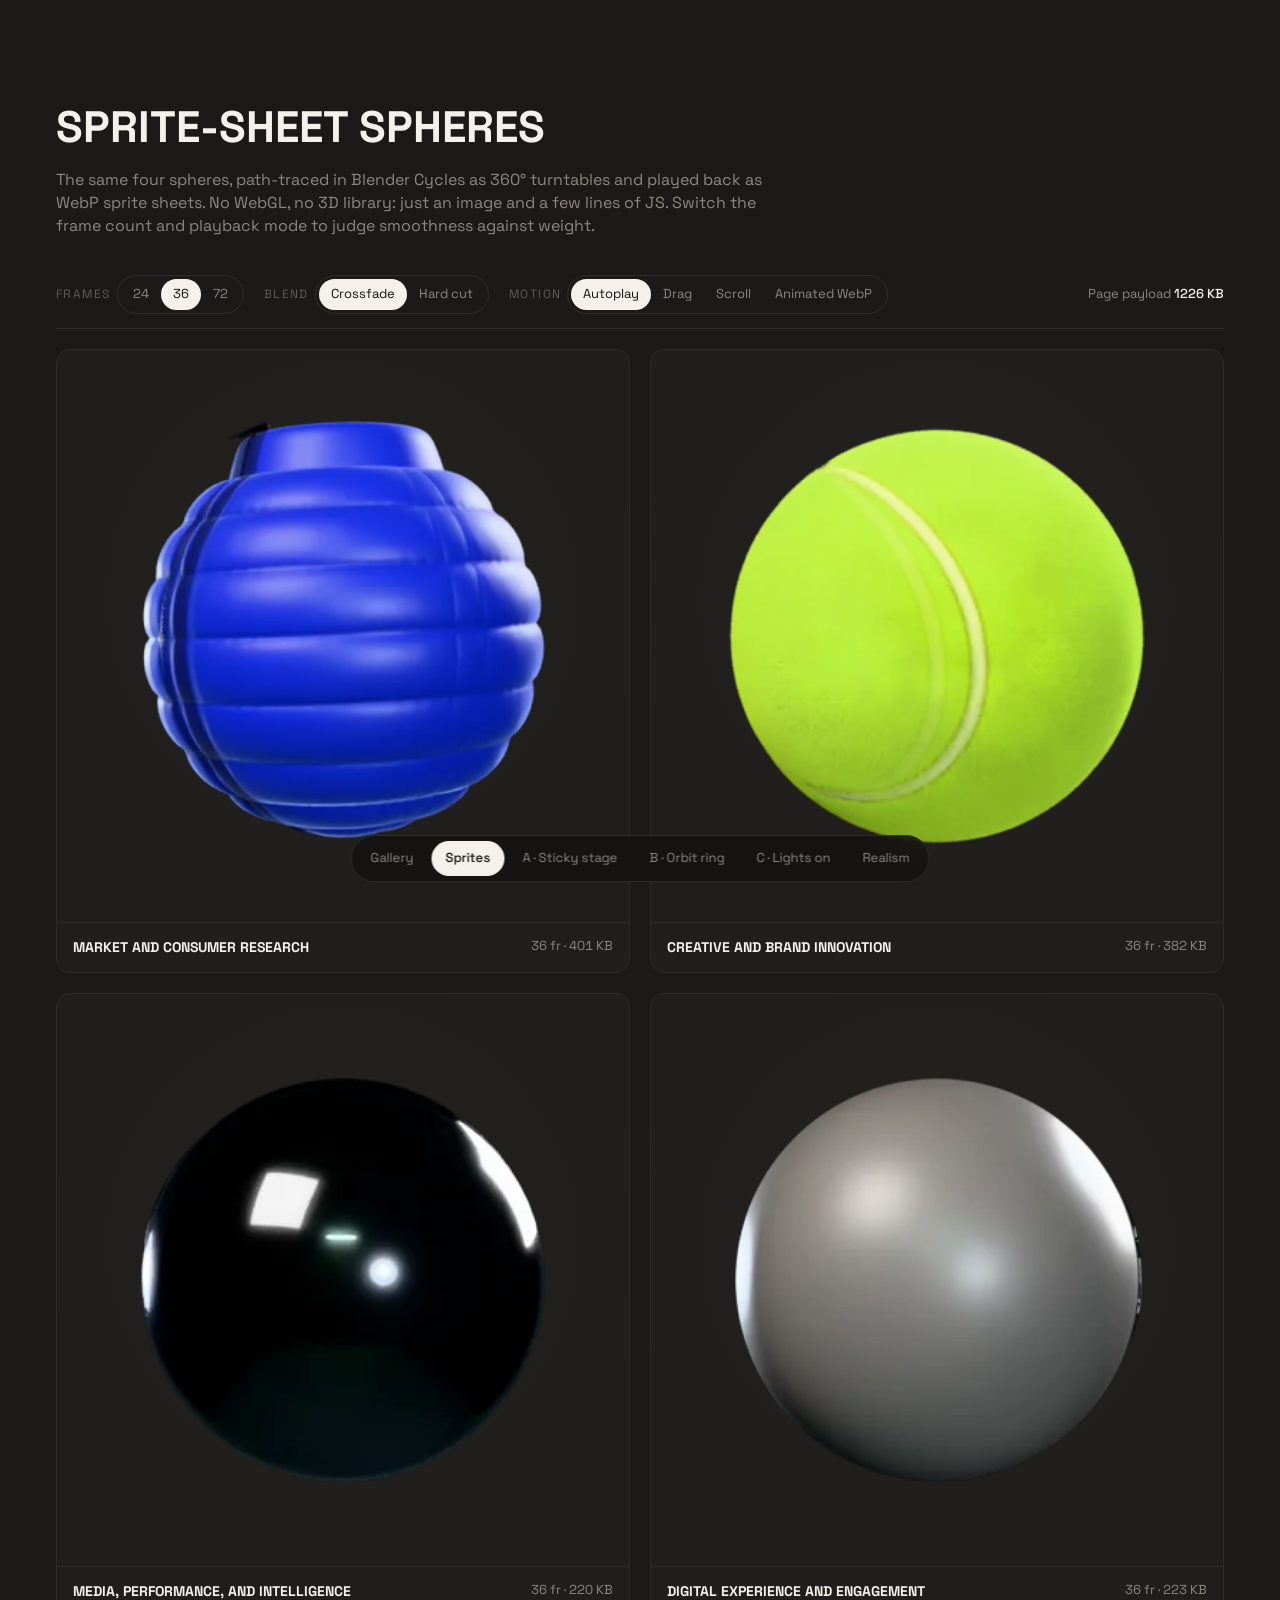
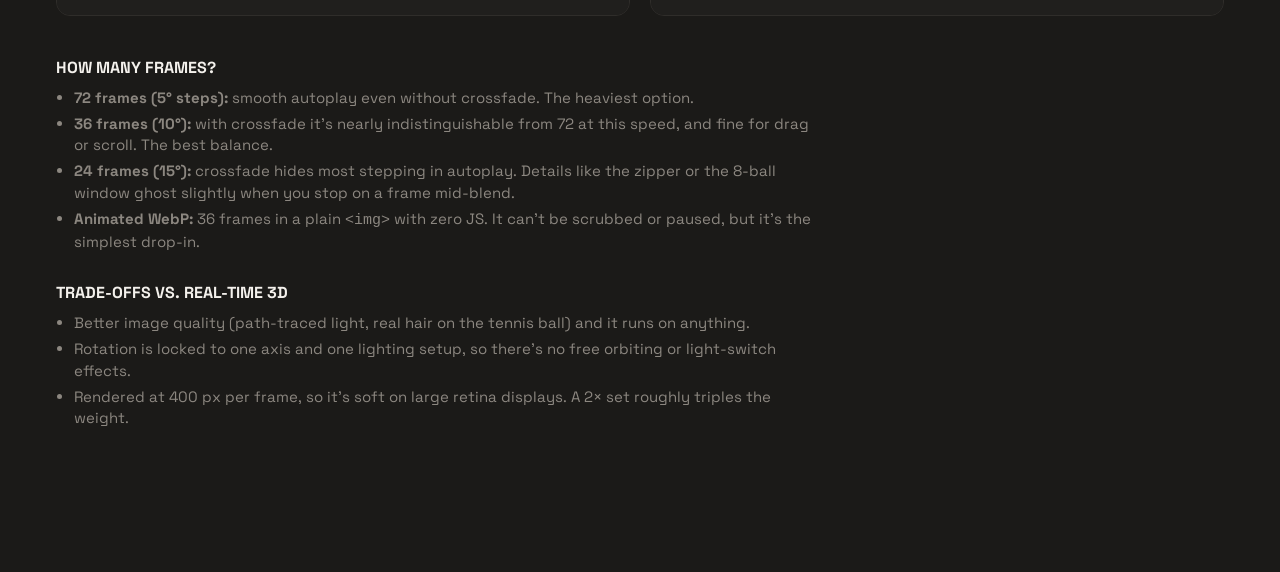
<file: sprites.html>
<!doctype html>
<html lang="en">
  <head>
    <meta charset="utf-8" />
    <meta name="viewport" content="width=device-width, initial-scale=1" />
    <title>Sprite Spheres</title>
    <link rel="preconnect" href="https://fonts.googleapis.com" />
    <link rel="preconnect" href="https://fonts.gstatic.com" crossorigin />
    <link href="https://fonts.googleapis.com/css2?family=Space+Grotesk:wght@400;500;700&display=swap" rel="stylesheet" />
    <link rel="stylesheet" href="src/site.css" />
    <style>
      main { max-width: 1200px; margin: 0 auto; padding: 96px 16px 140px; }
      h1 { font-size: clamp(28px, 4vw, 44px); font-weight: 700; text-transform: uppercase; margin: 0 0 8px; }
      p.lede { color: var(--muted); margin: 0 0 24px; max-width: 720px; }
      .controls {
        position: sticky; top: 0; z-index: 5; display: flex; flex-wrap: wrap; gap: 12px 20px; align-items: center;
        padding: 14px 0; margin-bottom: 20px; background: var(--bg); border-bottom: 1px solid var(--line);
      }
      .seg { display: inline-flex; border: 1px solid var(--line); border-radius: 999px; padding: 3px; }
      .seg button {
        all: unset; cursor: pointer; font-size: 13px; padding: 6px 12px; border-radius: 999px; color: var(--muted);
      }
      .seg button[aria-pressed='true'] { background: var(--text); color: #141311; }
      .seg button:focus-visible { outline: 2px solid var(--orange); }
      .label { font-size: 12px; letter-spacing: 0.12em; text-transform: uppercase; color: var(--dim); margin-right: 6px; }
      .total { margin-left: auto; font-size: 13px; color: var(--muted); }
      .total b { color: var(--text); font-weight: 500; }
      .grid { display: grid; grid-template-columns: repeat(auto-fill, minmax(min(100%, 420px), 1fr)); gap: 20px; }
      figure {
        margin: 0; border: 1px solid var(--line); border-radius: 14px; overflow: hidden;
        background: radial-gradient(circle at 50% 40%, #24221f 0%, var(--card) 65%);
      }
      .stage { position: relative; aspect-ratio: 1; touch-action: pan-y; user-select: none; }
      .stage.draggable { cursor: grab; }
      .stage.draggable:active { cursor: grabbing; }
      .sprite { position: absolute; inset: 0; }
      .sprite-layer { position: absolute; inset: 0; background-repeat: no-repeat; }
      .stage img.anim { position: absolute; inset: 0; width: 100%; height: 100%; }
      figcaption { display: flex; justify-content: space-between; gap: 12px; padding: 14px 16px; border-top: 1px solid var(--line); background: var(--card); }
      figcaption b { text-transform: uppercase; font-size: 14px; }
      figcaption span { color: var(--muted); font-size: 13px; font-variant-numeric: tabular-nums; }
      .notes { margin-top: 40px; color: var(--muted); max-width: 760px; font-size: 15px; }
      .notes h2 { color: var(--text); font-size: 16px; text-transform: uppercase; margin: 28px 0 8px; }
      .notes ul { padding-left: 18px; margin: 0; }
      .notes li { margin: 4px 0; }
    </style>
  </head>
  <body>
    <main>
      <h1>Sprite-sheet spheres</h1>
      <p class="lede">The same four spheres, path-traced in Blender Cycles as 360° turntables and played back as WebP sprite sheets. No WebGL, no 3D library: just an image and a few lines of JS. Switch the frame count and playback mode to judge smoothness against weight.</p>

      <div class="controls" role="group" aria-label="Playback options">
        <div><span class="label">Frames</span><span class="seg" data-key="frames"><button data-v="24">24</button><button data-v="36">36</button><button data-v="72">72</button></span></div>
        <div><span class="label">Blend</span><span class="seg" data-key="blend"><button data-v="on">Crossfade</button><button data-v="off">Hard cut</button></span></div>
        <div><span class="label">Motion</span><span class="seg" data-key="mode"><button data-v="auto">Autoplay</button><button data-v="drag">Drag</button><button data-v="scroll">Scroll</button><button data-v="anim">Animated WebP</button></span></div>
        <div class="total" id="total"></div>
      </div>

      <div class="grid" id="grid"></div>

      <section class="notes">
        <h2>How many frames?</h2>
        <ul>
          <li><b>72 frames (5° steps):</b> smooth autoplay even without crossfade. The heaviest option.</li>
          <li><b>36 frames (10°):</b> with crossfade it's nearly indistinguishable from 72 at this speed, and fine for drag or scroll. The best balance.</li>
          <li><b>24 frames (15°):</b> crossfade hides most stepping in autoplay. Details like the zipper or the 8-ball window ghost slightly when you stop on a frame mid-blend.</li>
          <li><b>Animated WebP:</b> 36 frames in a plain <code>&lt;img&gt;</code> with zero JS. It can't be scrubbed or paused, but it's the simplest drop-in.</li>
        </ul>
        <h2>Trade-offs vs. real-time 3D</h2>
        <ul>
          <li>Better image quality (path-traced light, real hair on the tennis ball) and it runs on anything.</li>
          <li>Rotation is locked to one axis and one lighting setup, so there's no free orbiting or light-switch effects.</li>
          <li>Rendered at 400 px per frame, so it's soft on large retina displays. A 2× set roughly triples the weight.</li>
        </ul>
      </section>
    </main>

    <script type="module">
      import { SpritePlayer } from './src/sprite.js';
      import { SPHERES } from './src/content.js';
      import { mountNav } from './src/nav.js';

      mountNav('sprites');
      const manifest = await (await fetch('sprites/manifest.json')).json();
      const state = { frames: '36', blend: 'on', mode: 'auto' };
      const grid = document.getElementById('grid');
      const kb = (b) => `${Math.round(b / 1024)} KB`;

      const cards = SPHERES.filter((s) => manifest.spheres[s.id]).map((s, i) => {
        const fig = document.createElement('figure');
        fig.innerHTML = `<div class="stage"></div><figcaption><b>${s.title}</b><span></span></figcaption>`;
        grid.appendChild(fig);
        const stage = fig.querySelector('.stage');
        const sprite = document.createElement('div');
        stage.appendChild(sprite);
        const player = new SpritePlayer(sprite);
        const card = { id: s.id, fig, stage, sprite, player, angle: i * 0.13, vel: 0, dragging: false };

        stage.addEventListener('pointerdown', (e) => {
          if (state.mode !== 'drag') return;
          card.dragging = true;
          card.lastX = e.clientX;
          card.vel = 0;
          stage.setPointerCapture(e.pointerId);
        });
        stage.addEventListener('pointermove', (e) => {
          if (!card.dragging) return;
          const d = (e.clientX - card.lastX) / stage.clientWidth;
          card.lastX = e.clientX;
          card.angle -= d * 0.9;
          card.vel = -d * 0.9 * 60;
        });
        const end = () => (card.dragging = false);
        stage.addEventListener('pointerup', end);
        stage.addEventListener('pointercancel', end);
        return card;
      });

      async function apply() {
        let total = 0;
        await Promise.all(cards.map(async (card) => {
          const entry = manifest.spheres[card.id];
          const label = card.fig.querySelector('figcaption span');
          card.stage.classList.toggle('draggable', state.mode === 'drag');
          card.stage.querySelector('img.anim')?.remove();
          if (state.mode === 'anim') {
            card.sprite.hidden = true;
            const img = document.createElement('img');
            img.className = 'anim';
            img.alt = '';
            img.src = `sprites/${entry.anim.file}`;
            card.stage.appendChild(img);
            label.textContent = `${entry.anim.frames} fr · ${kb(entry.anim.bytes)}`;
            total += entry.anim.bytes;
            return;
          }
          card.sprite.hidden = false;
          const sheet = entry.sheets[state.frames];
          card.player.crossfade = state.blend === 'on';
          label.textContent = `${state.frames} fr · ${kb(sheet.bytes)}`;
          total += sheet.bytes;
          await card.player.load({
            url: `sprites/${sheet.file}`, frames: Number(state.frames), cols: manifest.cols, rows: sheet.rows,
          });
        }));
        document.getElementById('total').innerHTML = `Page payload <b>${kb(total)}</b>`;
      }

      for (const seg of document.querySelectorAll('.seg')) {
        const key = seg.dataset.key;
        const sync = () => seg.querySelectorAll('button').forEach((b) => b.setAttribute('aria-pressed', String(b.dataset.v === state[key])));
        seg.addEventListener('click', (e) => {
          const b = e.target.closest('button');
          if (!b) return;
          state[key] = b.dataset.v;
          sync();
          apply();
        });
        sync();
      }

      let last = performance.now();
      function tick(now) {
        const dt = Math.min((now - last) / 1000, 0.1);
        last = now;
        for (const card of cards) {
          if (state.mode === 'auto') card.angle += dt / 6; // one turn every 6 s
          if (state.mode === 'drag' && !card.dragging) {
            card.angle += card.vel * dt;
            card.vel *= Math.pow(0.04, dt);
          }
          if (state.mode === 'scroll') {
            const r = card.stage.getBoundingClientRect();
            card.angle = (r.top + r.height / 2) / innerHeight * -0.75;
          }
          if (state.mode !== 'anim') card.player.setAngle(card.angle);
        }
        requestAnimationFrame(tick);
      }
      await apply();
      requestAnimationFrame(tick);
    </script>
  </body>
</html>
</file>
<file: src/site.css>
:root {
  --bg: #1b1a18;
  --card: #201f1d;
  --line: #2f2d2a;
  --text: #f4f1ec;
  --muted: #8c8780;
  --dim: #5f5b55;
  --orange: #ff5a1f;
  --font: 'Space Grotesk', system-ui, -apple-system, 'Segoe UI', sans-serif;
}
* { box-sizing: border-box; }
html { background: var(--bg); }
body {
  margin: 0;
  background: var(--bg);
  color: var(--text);
  font: 16px/1.45 var(--font);
  -webkit-font-smoothing: antialiased;
}
a { color: inherit; }

/* Mockup switcher, shared by every page */
.switcher {
  position: fixed;
  left: 50%;
  bottom: 18px;
  transform: translateX(-50%);
  z-index: 50;
  display: flex;
  gap: 4px;
  padding: 5px;
  border-radius: 999px;
  background: rgba(20, 19, 17, 0.82);
  border: 1px solid var(--line);
  backdrop-filter: blur(12px);
  -webkit-backdrop-filter: blur(12px);
  max-width: calc(100vw - 32px);
  overflow-x: auto;
  scrollbar-width: none;
}
.switcher a {
  white-space: nowrap;
  text-decoration: none;
  font-size: 13px;
  padding: 8px 14px;
  border-radius: 999px;
  color: var(--muted);
}
.switcher a:hover { color: var(--text); }
.switcher a[aria-current='page'] { background: var(--text); color: #141311; font-weight: 500; }
</file>
